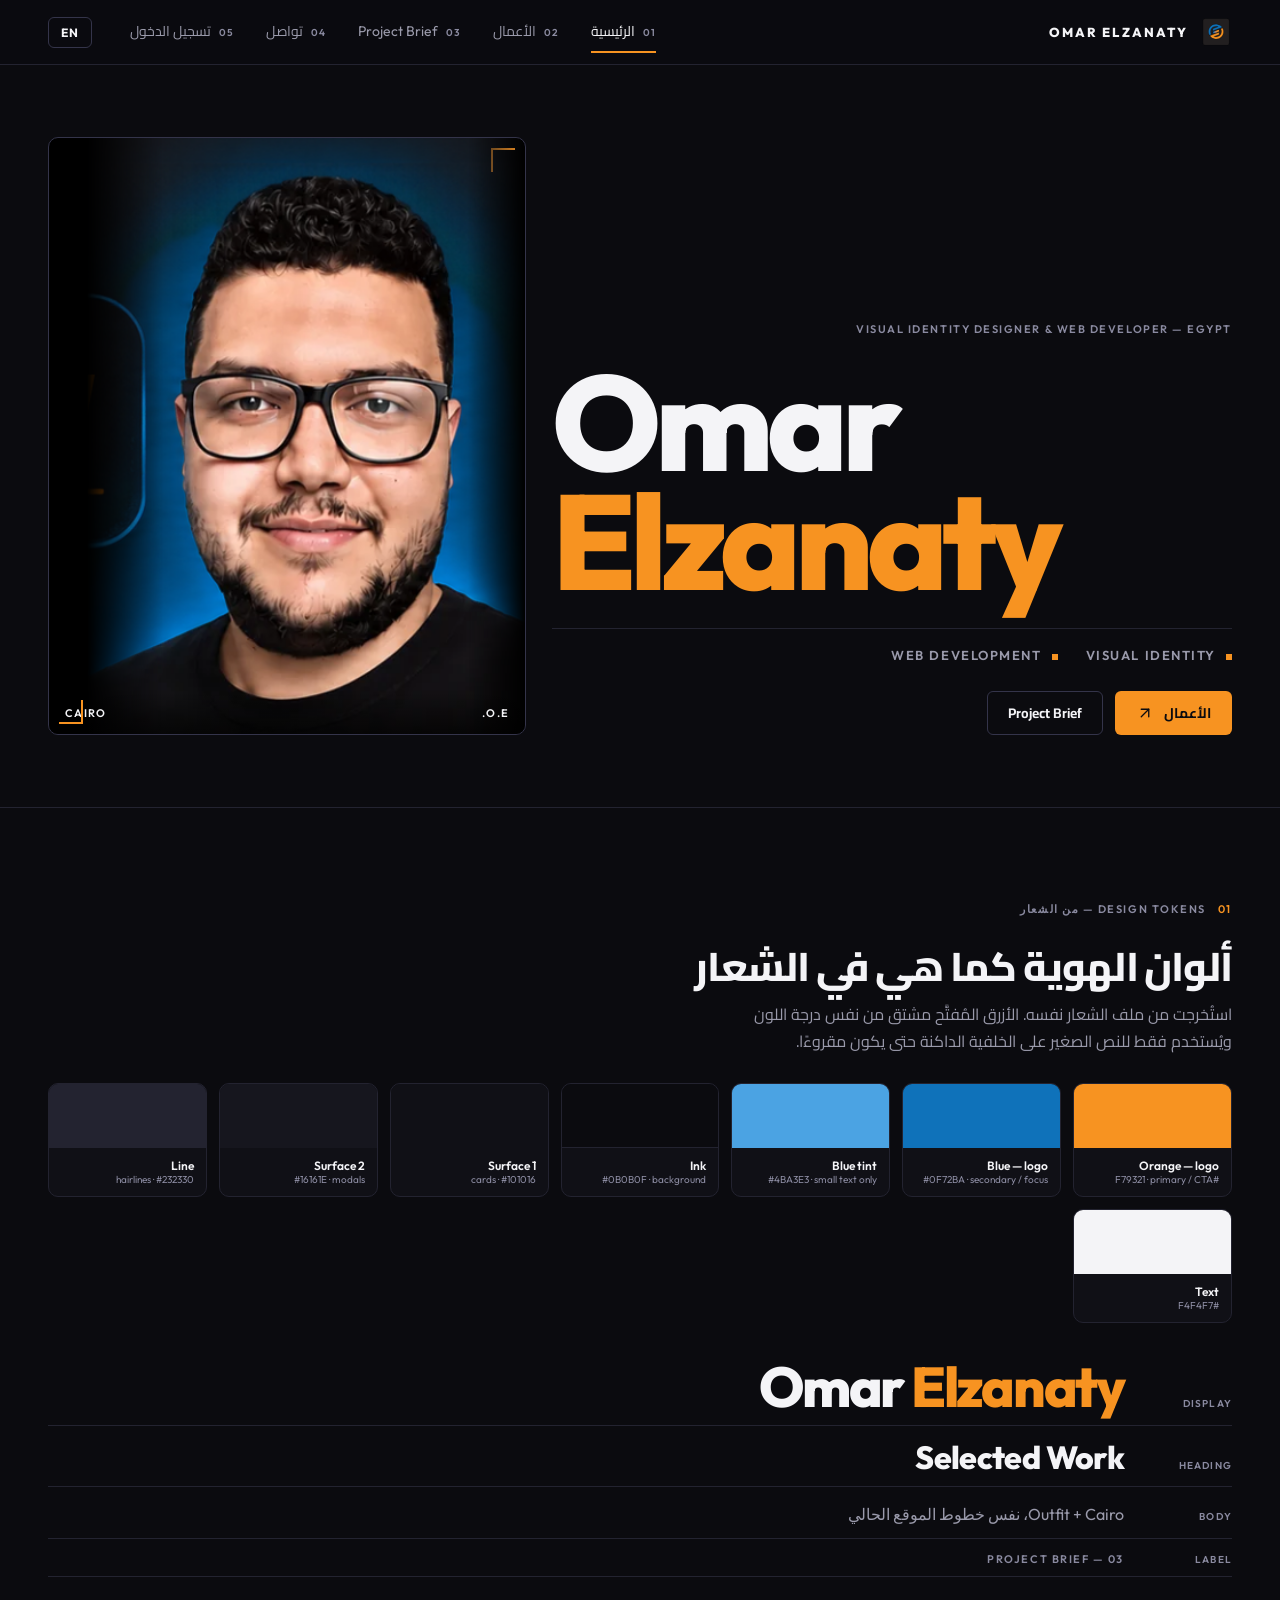
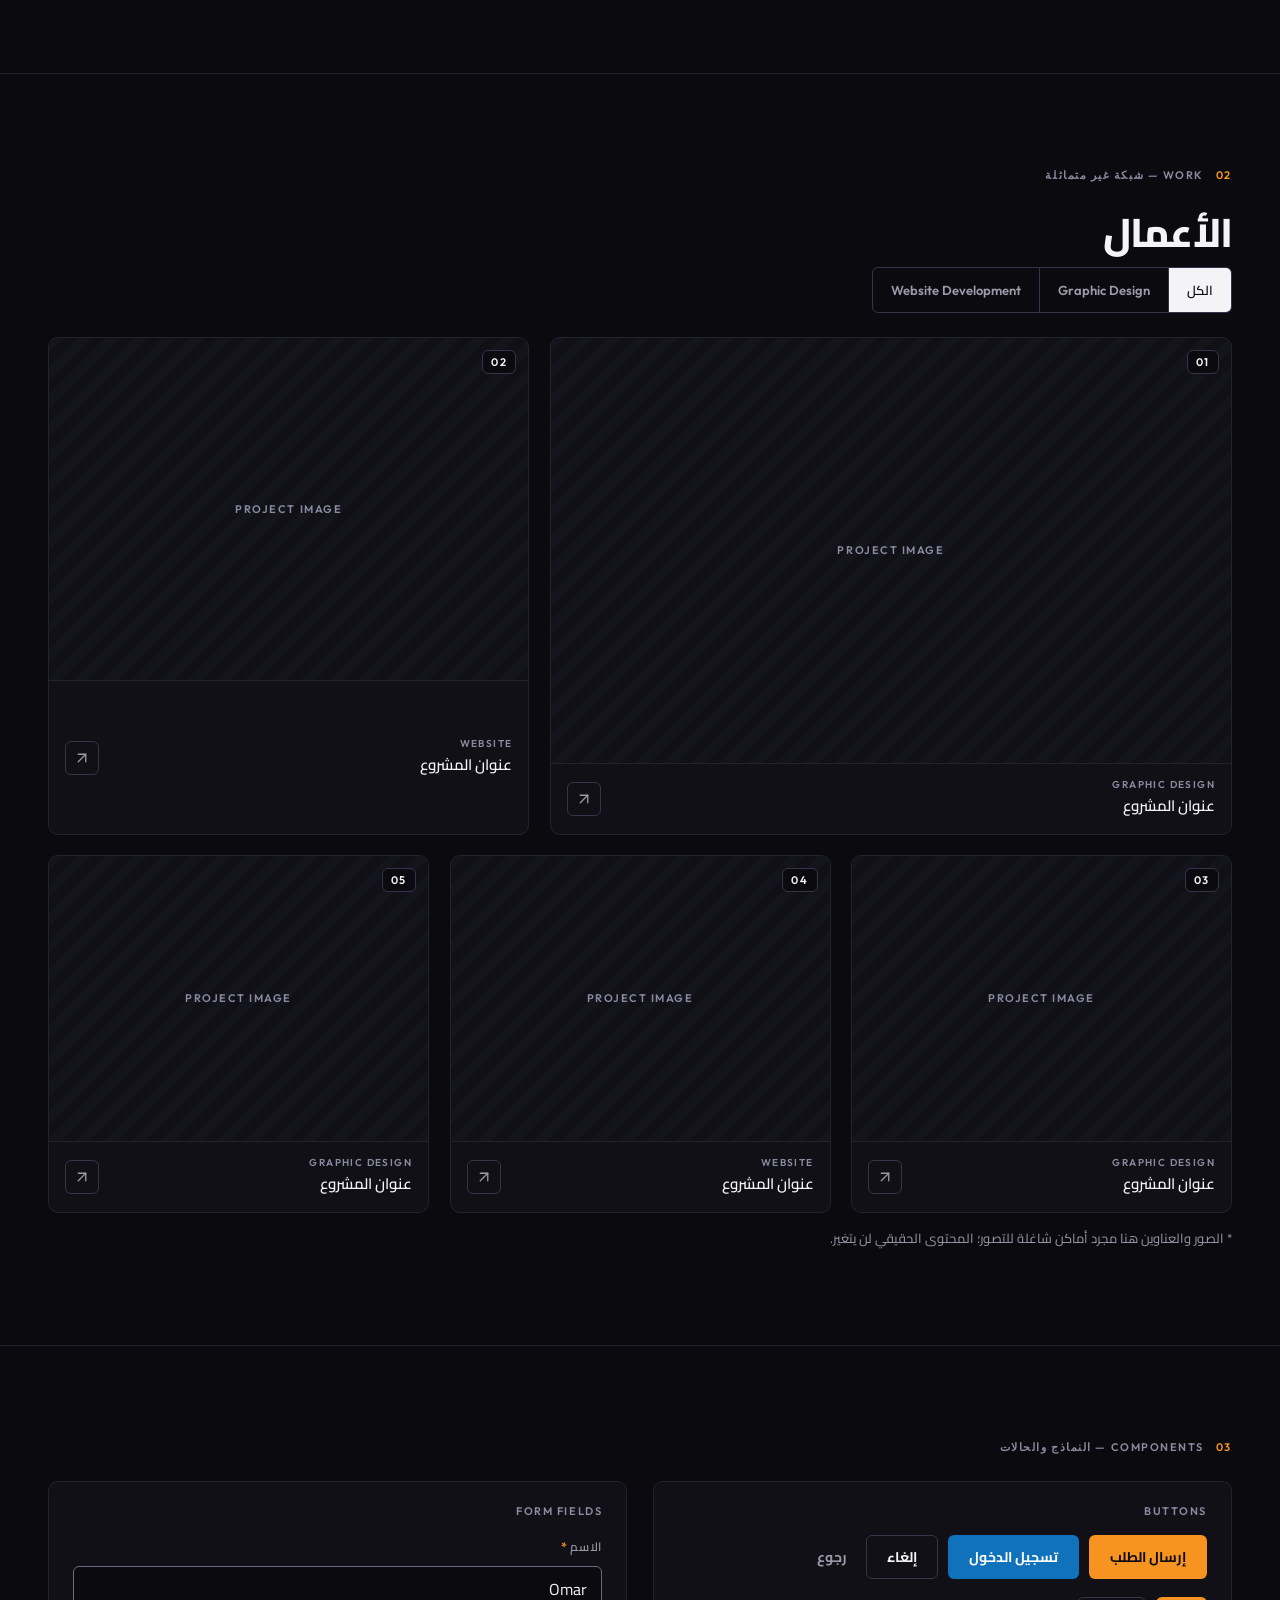
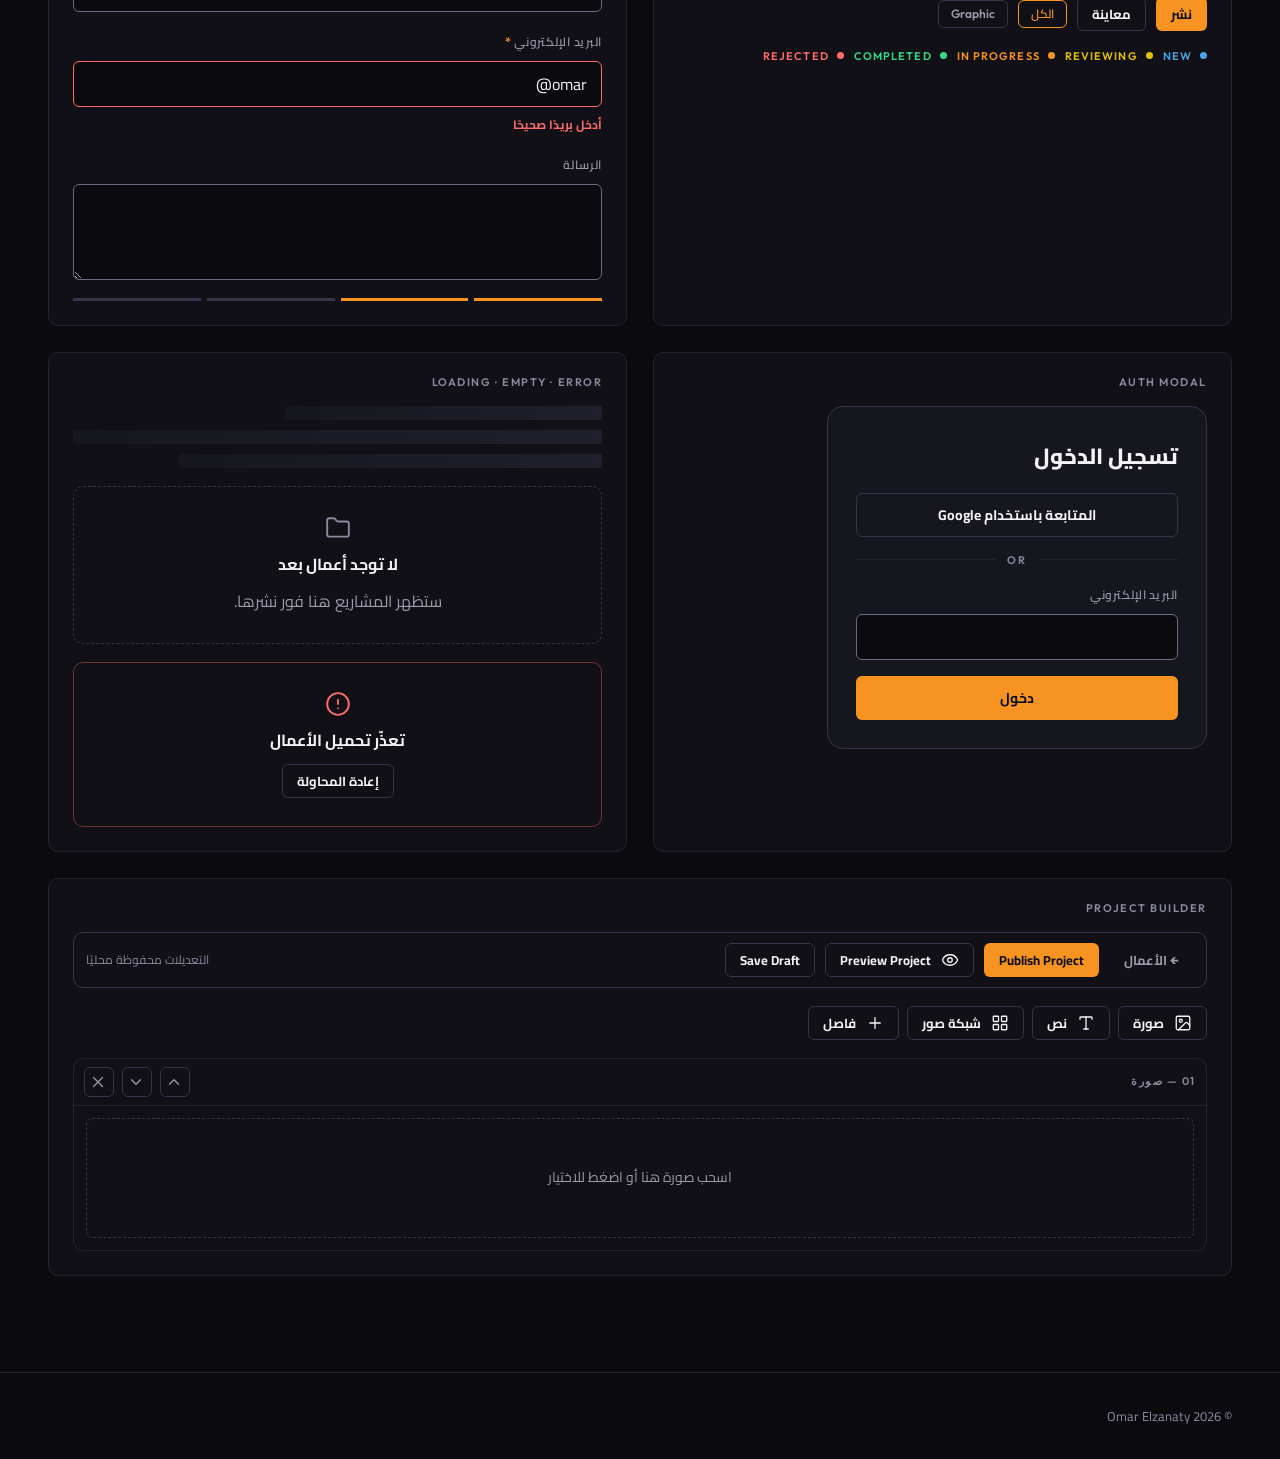
<file: design/concept.html>
<!doctype html>
<html lang="ar" dir="rtl">
<head>
<meta charset="utf-8"><meta name="viewport" content="width=device-width, initial-scale=1">
<title>O.E — Design System Concept</title>
<link href="https://fonts.googleapis.com/css2?family=Cairo:wght@400;600;800&family=Outfit:wght@300;400;600;800&display=swap" rel="stylesheet">
<style>
/* ===== Tokens — extracted from assets/logo.svg (orange #F79321, blue #0F72BA) ===== */
:root{
  --bg:#0B0B0F; --s1:#101016; --s2:#16161E; --line:#232330; --line2:#34344A;
  --tx:#F4F4F7; --mu:#9A9AAB; --mu2:#8A8AA0;
  --or:#F79321; --or-d:#C9740F;            /* logo orange */
  --bl:#0F72BA; --bl-t:#4BA3E3;            /* logo blue; -t = lighter tint of the SAME hue, for small text on dark */
  --ok:#38D98A; --warn:#E6C200; --bad:#FF6B6B;
  --r-s:6px; --r-m:10px; --r-l:16px;       /* tighter, editorial radii (was 18/99px everywhere) */
  --sp:8px; --ease:cubic-bezier(.2,.7,.2,1);
}
*{box-sizing:border-box;margin:0}
body{background:var(--bg);color:var(--tx);font-family:Cairo,Outfit,sans-serif;line-height:1.7;-webkit-font-smoothing:antialiased}
.en{font-family:Outfit,Cairo,sans-serif}
a{color:inherit;text-decoration:none}
svg.i{width:18px;height:18px;fill:none;stroke:currentColor;stroke-width:1.75;stroke-linecap:round;stroke-linejoin:round;flex:none}
.lbl{font:600 11px/1 Outfit,sans-serif;letter-spacing:.14em;text-transform:uppercase;color:var(--mu2)}
.wrap{max-width:1280px;margin:auto;padding:0 clamp(16px,4vw,48px)}
.sec{padding:clamp(48px,8vw,96px) 0;border-top:1px solid var(--line)}
.sec>.wrap>.lbl{display:flex;gap:12px;align-items:center;margin-bottom:28px}.sec>.wrap>.lbl b{color:var(--or);font-weight:600}
h2.t{font:800 clamp(26px,3.4vw,40px)/1.15 Outfit,Cairo,sans-serif;letter-spacing:-.02em;margin-bottom:12px}
p.mu{color:var(--mu);max-width:60ch}

/* ===== Nav ===== */
.nav{position:sticky;top:0;z-index:5;background:#0B0B0Fee;border-bottom:1px solid var(--line)}
.nav .wrap{display:flex;align-items:center;gap:24px;height:64px}
.brand{display:flex;align-items:center;gap:12px}.brand img{width:32px;height:32px}
.brand span{font:800 13px Outfit;letter-spacing:.16em}
.menu{margin-inline-start:auto;display:flex;gap:4px}
.menu a{position:relative;padding:8px 14px;font-size:14px;color:var(--mu);display:flex;gap:8px;align-items:baseline;transition:color .2s}
.menu a small{font:600 10px Outfit;color:var(--mu2);letter-spacing:.1em}
.menu a:hover{color:var(--tx)}
.menu a.on{color:var(--tx)}.menu a.on::after{content:"";position:absolute;inset-inline:14px;bottom:-1px;height:2px;background:var(--or)}
.lang{font:700 12px Outfit;letter-spacing:.1em;color:var(--tx);border:1px solid var(--line2);border-radius:var(--r-s);padding:7px 12px;background:none;cursor:pointer;transition:.2s}
.lang:hover{border-color:var(--or);color:var(--or)}
.burger{display:none}
@media(max-width:760px){.menu{display:none}.menu.open{display:grid;position:absolute;inset-inline:0;top:64px;margin:0;background:var(--bg);border-bottom:1px solid var(--line2);padding:8px clamp(16px,4vw,48px) 16px;gap:0}.menu.open a{padding:14px 0;border-bottom:1px solid var(--line);font-size:16px;color:var(--tx)}.menu.open a.on::after{inset-inline:0;bottom:-1px}.menu.open a small{width:22px}.burger{display:flex;margin-inline-start:auto;border:1px solid var(--line2);border-radius:var(--r-s);background:none;color:var(--tx);width:38px;height:34px;align-items:center;justify-content:center}.nav .wrap{gap:12px}.lang{margin-inline-start:0}.brand span{display:none}}

/* ===== Hero: asymmetric 12-col ===== */
.hero{display:grid;grid-template-columns:repeat(12,1fr);gap:clamp(16px,2vw,32px);padding:clamp(32px,6vw,72px) 0;align-items:end}
.hero .txt{grid-column:1/8;display:grid;gap:28px}
.hero h1{font:800 clamp(52px,10.5vw,148px)/.88 Outfit,sans-serif;letter-spacing:-.045em;direction:ltr;text-align:start}
.hero h1 em{font-style:normal;color:var(--or);display:block}
.hero .role{display:flex;flex-wrap:wrap;gap:10px 28px;align-items:center;border-top:1px solid var(--line);padding-top:18px}
.hero .role span{font:600 13px Outfit;letter-spacing:.12em;text-transform:uppercase;color:var(--mu)}
.hero .role span::before{content:"";display:inline-block;width:6px;height:6px;background:var(--or);margin-inline-end:10px;vertical-align:middle}
.hero .ph{grid-column:8/13;position:relative;aspect-ratio:4/5;border:1px solid var(--line2);border-radius:var(--r-m);overflow:hidden;background:#000}
.hero .pimg{position:absolute;inset:0;background:url(../assets/banner.png) no-repeat;background-size:500% auto;background-position:45.5% 31.6%;-webkit-mask-image:linear-gradient(90deg,transparent 8%,#000 24%,#000 88%,transparent);mask-image:linear-gradient(90deg,transparent 8%,#000 24%,#000 88%,transparent)}
.hero .ph::before,.hero .ph::after{content:"";position:absolute;width:22px;height:22px;border:2px solid var(--or)}
.hero .ph::before{inset-block-start:10px;inset-inline-start:10px;border-width:2px 0 0 2px}
.hero .ph::after{inset-block-end:10px;inset-inline-end:10px;border-width:0 2px 2px 0}
.hero .cap{position:absolute;inset-inline:0;bottom:0;padding:14px 16px;display:flex;justify-content:space-between;font:600 11px Outfit;letter-spacing:.12em;text-transform:uppercase;color:var(--tx);background:linear-gradient(transparent,#000a)}
.cta{display:flex;gap:12px;flex-wrap:wrap}
@media(max-width:860px){.hero{grid-template-columns:1fr}.hero .txt,.hero .ph{grid-column:1}.hero .ph{aspect-ratio:4/5;order:-1;max-width:420px}}

/* ===== Buttons ===== */
.btn{display:inline-flex;align-items:center;gap:10px;height:44px;padding:0 20px;border-radius:var(--r-s);font:700 14px Cairo,Outfit;border:1px solid transparent;cursor:pointer;transition:transform .2s var(--ease),background .2s,border-color .2s,color .2s;white-space:nowrap}
.btn svg{transition:transform .25s var(--ease)}
.btn:hover svg{transform:translate(-2px,-2px)}[dir=rtl] .btn:hover svg.ar{transform:translate(2px,-2px)}
.btn.p{background:var(--or);color:#0B0B0F}.btn.p:hover{background:#FFA13B}
.btn.b{background:var(--bl);color:#fff}.btn.b:hover{background:#0C62A0}
.btn.g{background:none;border-color:var(--line2);color:var(--tx)}.btn.g:hover{border-color:var(--tx)}
.btn.t{background:none;color:var(--mu);padding:0 8px}.btn.t:hover{color:var(--tx)}
.btn.sm{height:34px;padding:0 14px;font-size:13px}
.btn:active{transform:translateY(1px)}
.btn:focus-visible,input:focus-visible,select:focus-visible,textarea:focus-visible,a:focus-visible{outline:2px solid var(--bl-t);outline-offset:2px}

/* ===== Work grid: asymmetric ===== */
.wk{display:grid;grid-template-columns:repeat(12,1fr);gap:clamp(12px,1.6vw,24px)}
.pc{position:relative;display:block;grid-column:span 4;border:1px solid var(--line);border-radius:var(--r-m);overflow:hidden;background:var(--s1);transition:border-color .25s}
.pc:nth-child(1){grid-column:span 7}.pc:nth-child(2){grid-column:span 5}.pc:nth-child(3),.pc:nth-child(4),.pc:nth-child(5){grid-column:span 4}
.pc .im{aspect-ratio:4/3;background:repeating-linear-gradient(135deg,#14141c 0 10px,#101016 10px 20px);display:grid;place-items:center;color:var(--mu2);font:600 11px Outfit;letter-spacing:.14em;transition:transform .6s var(--ease)}
.pc:nth-child(1) .im{aspect-ratio:16/10}.pc:nth-child(2) .im{aspect-ratio:auto;height:100%;min-height:260px}
.pc .im-w{overflow:hidden}.pc:nth-child(2){display:grid}
.pc .meta{display:flex;align-items:center;justify-content:space-between;gap:12px;padding:14px 16px;border-top:1px solid var(--line)}
.pc .meta b{font:600 15px Cairo,Outfit}.pc .meta small{display:block;color:var(--mu2);font:600 10px Outfit;letter-spacing:.14em;text-transform:uppercase}
.pc .go{width:34px;height:34px;border:1px solid var(--line2);border-radius:var(--r-s);display:grid;place-items:center;color:var(--mu);transition:.25s var(--ease)}
.pc:hover{border-color:var(--or)}.pc:hover .im{transform:scale(1.03)}.pc:hover .go{background:var(--or);border-color:var(--or);color:#0B0B0F}
.pc .no{position:absolute;inset-block-start:12px;inset-inline-start:12px;font:600 11px Outfit;letter-spacing:.14em;background:var(--bg);border:1px solid var(--line2);border-radius:var(--r-s);padding:4px 8px;z-index:1}
.flt{display:flex;gap:0;border:1px solid var(--line2);border-radius:var(--r-s);width:max-content;max-width:100%;overflow-x:auto;margin-bottom:24px}
.flt button{background:none;border:0;color:var(--mu);font:600 13px Outfit,Cairo;padding:10px 18px;cursor:pointer;white-space:nowrap;transition:.2s}
.flt button+button{border-inline-start:1px solid var(--line2)}.flt button.on{background:var(--tx);color:var(--bg)}.flt button:hover:not(.on){color:var(--tx)}
@media(max-width:860px){.pc,.pc:nth-child(n){grid-column:span 12}.pc:nth-child(2) .im{aspect-ratio:4/3;height:auto;min-height:0}}

/* ===== Components ===== */
.cmp{display:grid;grid-template-columns:repeat(12,1fr);gap:clamp(16px,2vw,32px)}
.cell{grid-column:span 6;border:1px solid var(--line);border-radius:var(--r-m);background:var(--s1);padding:24px;display:grid;gap:18px;align-content:start}
.cell.w{grid-column:span 12}
@media(max-width:860px){.cell{grid-column:span 12}}
.row{display:flex;gap:10px;flex-wrap:wrap;align-items:center}
.fld{display:grid;gap:8px}.fld>span{font:600 12px Outfit,Cairo;letter-spacing:.06em;color:var(--mu)}.fld>span i{color:var(--or);font-style:normal}
.in{width:100%;height:46px;background:var(--bg);color:var(--tx);border:1px solid #6A6A82;border-radius:var(--r-s);padding:0 14px;font:inherit;transition:border-color .2s,box-shadow .2s}
.in:hover{border-color:var(--mu)}.in:focus{outline:0;border-color:var(--bl-t);box-shadow:0 0 0 3px #0F72BA44}
.in.bad{border-color:var(--bad)}.hint{font-size:12px;color:var(--bad)}
textarea.in{height:96px;padding:12px 14px;resize:vertical}
.chip{display:inline-flex;align-items:center;gap:6px;height:28px;padding:0 12px;border:1px solid var(--line2);border-radius:var(--r-s);font:600 12px Outfit,Cairo;color:var(--mu)}
.chip.on{border-color:var(--or);color:var(--or)}
.bd{display:inline-flex;align-items:center;gap:8px;font:600 11px Outfit;letter-spacing:.1em;text-transform:uppercase}
.bd::before{content:"";width:7px;height:7px;border-radius:50%;background:currentColor}
.bd.n{color:var(--bl-t)}.bd.r{color:var(--warn)}.bd.p{color:var(--or)}.bd.d{color:var(--ok)}.bd.x{color:var(--bad)}
.steps{display:grid;grid-template-columns:repeat(4,1fr);gap:6px}.steps i{height:3px;background:var(--line2)}.steps i.on{background:var(--or)}
.sk{height:14px;border-radius:3px;background:linear-gradient(90deg,var(--s2) 0,#20202c 50%,var(--s2) 100%);background-size:200% 100%;animation:sk 1.4s linear infinite}@keyframes sk{to{background-position:-200% 0}}
.st{border:1px dashed var(--line2);border-radius:var(--r-m);padding:28px;text-align:center;display:grid;gap:10px;justify-items:center;color:var(--mu)}
.st svg{width:26px;height:26px;color:var(--mu2)}.st.e{border-color:#FF6B6B66;border-style:solid}.st.e svg{color:var(--bad)}
.md{border:1px solid var(--line2);border-radius:var(--r-l);background:var(--s2);padding:28px;display:grid;gap:16px;max-width:380px}
.md h3{font:800 22px Cairo,Outfit}
.sep{display:flex;align-items:center;gap:12px;color:var(--mu2);font:600 11px Outfit;letter-spacing:.14em}.sep::before,.sep::after{content:"";flex:1;height:1px;background:var(--line)}

/* Builder */
.bd-bar{display:flex;gap:10px;align-items:center;flex-wrap:wrap;border:1px solid var(--line2);border-radius:var(--r-m);background:var(--s1);padding:10px 12px}
.bd-bar .sp{margin-inline-start:auto;color:var(--mu2);font-size:12px}
.bk{border:1px solid var(--line);border-radius:var(--r-m);background:var(--s1)}
.bk-h{display:flex;gap:8px;align-items:center;padding:8px 10px;border-bottom:1px solid var(--line)}
.bk-h .lbl{margin-inline-end:auto}
.ib{width:30px;height:30px;display:grid;place-items:center;border:1px solid var(--line2);border-radius:var(--r-s);background:none;color:var(--mu);cursor:pointer;transition:.2s}
.ib:hover{color:var(--tx);border-color:var(--tx)}.ib.d:hover{color:var(--bad);border-color:var(--bad)}
.drop{margin:12px;border:1px dashed var(--line2);border-radius:var(--r-s);height:120px;display:grid;place-items:center;color:var(--mu);font-size:14px;transition:.2s}
.drop:hover{border-color:var(--or);color:var(--or)}
.add{display:flex;gap:8px;flex-wrap:wrap}
.tok{display:grid;grid-template-columns:repeat(auto-fill,minmax(150px,1fr));gap:12px}
.sw{border:1px solid var(--line);border-radius:var(--r-m);overflow:hidden;background:var(--s1)}.sw i{display:block;height:64px}.sw div{padding:10px 12px;font:600 12px Outfit}.sw small{display:block;color:var(--mu2);font-weight:400}
.ty{display:grid;gap:14px}.ty div{display:flex;gap:16px;align-items:baseline;border-bottom:1px solid var(--line);padding-bottom:10px}.ty small{flex:none;width:92px;color:var(--mu2);font:600 10px Outfit;letter-spacing:.12em;text-transform:uppercase}
.foot{padding:32px 0;border-top:1px solid var(--line);color:var(--mu2);font-size:13px}
@media(prefers-reduced-motion:reduce){*{animation:none!important;transition:none!important}}
</style></head><body>
<svg width="0" height="0" style="position:absolute"><defs>
<symbol id="up" viewBox="0 0 24 24"><path d="M7 7h10v10"/><path d="M7 17 17 7"/></symbol>
<symbol id="plus" viewBox="0 0 24 24"><path d="M5 12h14"/><path d="M12 5v14"/></symbol>
<symbol id="x" viewBox="0 0 24 24"><path d="M18 6 6 18"/><path d="m6 6 12 12"/></symbol>
<symbol id="img" viewBox="0 0 24 24"><rect width="18" height="18" x="3" y="3" rx="2"/><circle cx="9" cy="9" r="2"/><path d="m21 15-3.086-3.086a2 2 0 0 0-2.828 0L6 21"/></symbol>
<symbol id="type" viewBox="0 0 24 24"><path d="M12 4v16"/><path d="M4 7V5a1 1 0 0 1 1-1h14a1 1 0 0 1 1 1v2"/><path d="M9 20h6"/></symbol>
<symbol id="grid" viewBox="0 0 24 24"><rect width="7" height="7" x="3" y="3" rx="1"/><rect width="7" height="7" x="14" y="3" rx="1"/><rect width="7" height="7" x="14" y="14" rx="1"/><rect width="7" height="7" x="3" y="14" rx="1"/></symbol>
<symbol id="eye" viewBox="0 0 24 24"><path d="M2.062 12.348a1 1 0 0 1 0-.696 10.75 10.75 0 0 1 19.876 0 1 1 0 0 1 0 .696 10.75 10.75 0 0 1-19.876 0"/><circle cx="12" cy="12" r="3"/></symbol>
<symbol id="menu" viewBox="0 0 24 24"><path d="M4 6h16"/><path d="M4 12h16"/><path d="M4 18h16"/></symbol>
<symbol id="dn" viewBox="0 0 24 24"><path d="m6 9 6 6 6-6"/></symbol>
<symbol id="up2" viewBox="0 0 24 24"><path d="m18 15-6-6-6 6"/></symbol>
<symbol id="al" viewBox="0 0 24 24"><circle cx="12" cy="12" r="10"/><path d="M12 8v4"/><path d="M12 16h.01"/></symbol>
<symbol id="fo" viewBox="0 0 24 24"><path d="M20 20a2 2 0 0 0 2-2V8a2 2 0 0 0-2-2h-7.9a2 2 0 0 1-1.69-.9L9.6 3.9A2 2 0 0 0 7.93 3H4a2 2 0 0 0-2 2v13a2 2 0 0 0 2 2Z"/></symbol>
</defs></svg>

<header class="nav"><div class="wrap">
  <a class="brand" href="#"><img src="../assets/logo.svg" alt="O.E."><span>OMAR ELZANATY</span></a>
  <nav class="menu en"><a class="on" href="#"><small>01</small><span data-en="Home">الرئيسية</span></a><a href="#"><small>02</small><span data-en="Work">الأعمال</span></a><a href="#"><small>03</small>Project Brief</a><a href="#"><small>04</small><span data-en="Contact">تواصل</span></a><a href="#"><small>05</small><span data-en="Sign in">تسجيل الدخول</span></a></nav>
  <button class="lang" id="lg">EN</button>
  <button class="burger" aria-label="Menu"><svg class="i"><use href="#menu"/></svg></button>
</div></header>

<main>
<section class="wrap"><div class="hero">
  <div class="txt">
    <span class="lbl">Visual Identity Designer &amp; Web Developer — Egypt</span>
    <h1>Omar<em>Elzanaty</em></h1>
    <div class="role"><span>Visual Identity</span><span>Web Development</span></div>
    <div class="cta"><a class="btn p" href="#"><span data-en="Work">الأعمال</span> <svg class="i ar"><use href="#up"/></svg></a><a class="btn g" href="#">Project Brief</a></div>
  </div>
  <div class="ph" role="img" aria-label="Omar Elzanaty"><div class="pimg"></div><div class="cap"><span>O.E.</span><span>Cairo</span></div></div>
</div></section>

<section class="sec"><div class="wrap">
  <div class="lbl"><b>01</b> Design Tokens — من الشعار</div>
  <h2 class="t">ألوان الهوية كما هي في الشعار</h2>
  <p class="mu" style="margin-bottom:28px">استُخرجت من ملف الشعار نفسه. الأزرق المُفتَّح مشتق من نفس درجة اللون ويُستخدم فقط للنص الصغير على الخلفية الداكنة حتى يكون مقروءًا.</p>
  <div class="tok en">
    <div class="sw"><i style="background:#F79321"></i><div>Orange — logo<small>#F79321 · primary / CTA</small></div></div>
    <div class="sw"><i style="background:#0F72BA"></i><div>Blue — logo<small>#0F72BA · secondary / focus</small></div></div>
    <div class="sw"><i style="background:#4BA3E3"></i><div>Blue tint<small>#4BA3E3 · small text only</small></div></div>
    <div class="sw"><i style="background:#0B0B0F;border-bottom:1px solid #232330"></i><div>Ink<small>#0B0B0F · background</small></div></div>
    <div class="sw"><i style="background:#101016"></i><div>Surface 1<small>#101016 · cards</small></div></div>
    <div class="sw"><i style="background:#16161E"></i><div>Surface 2<small>#16161E · modals</small></div></div>
    <div class="sw"><i style="background:#232330"></i><div>Line<small>#232330 · hairlines</small></div></div>
    <div class="sw"><i style="background:#F4F4F7"></i><div>Text<small>#F4F4F7</small></div></div>
  </div>
  <div class="ty en" style="margin-top:36px">
    <div><small>Display</small><span style="font:800 56px/1 Outfit;letter-spacing:-.04em">Omar <span style="color:var(--or)">Elzanaty</span></span></div>
    <div><small>Heading</small><span style="font:800 32px/1.1 Outfit;letter-spacing:-.02em">Selected Work</span></div>
    <div><small>Body</small><span style="font:400 16px/1.7 Outfit;color:var(--mu)">Outfit + Cairo، نفس خطوط الموقع الحالي</span></div>
    <div><small>Label</small><span class="lbl">Project Brief — 03</span></div>
  </div>
</div></section>

<section class="sec"><div class="wrap">
  <div class="lbl"><b>02</b> Work — شبكة غير متماثلة</div>
  <h2 class="t">الأعمال</h2>
  <div class="flt en"><button class="on">الكل</button><button>Graphic Design</button><button>Website Development</button></div>
  <div class="wk">
    <a class="pc" href="#"><span class="no">01</span><div class="im-w" style="overflow:hidden"><div class="im en">PROJECT IMAGE</div></div><div class="meta"><div><small>Graphic Design</small><b>عنوان المشروع</b></div><span class="go"><svg class="i"><use href="#up"/></svg></span></div></a>
    <a class="pc" href="#"><span class="no">02</span><div class="im-w" style="overflow:hidden"><div class="im en">PROJECT IMAGE</div></div><div class="meta"><div><small>Website</small><b>عنوان المشروع</b></div><span class="go"><svg class="i"><use href="#up"/></svg></span></div></a>
    <a class="pc" href="#"><span class="no">03</span><div class="im-w" style="overflow:hidden"><div class="im en">PROJECT IMAGE</div></div><div class="meta"><div><small>Graphic Design</small><b>عنوان المشروع</b></div><span class="go"><svg class="i"><use href="#up"/></svg></span></div></a>
    <a class="pc" href="#"><span class="no">04</span><div class="im-w" style="overflow:hidden"><div class="im en">PROJECT IMAGE</div></div><div class="meta"><div><small>Website</small><b>عنوان المشروع</b></div><span class="go"><svg class="i"><use href="#up"/></svg></span></div></a>
    <a class="pc" href="#"><span class="no">05</span><div class="im-w" style="overflow:hidden"><div class="im en">PROJECT IMAGE</div></div><div class="meta"><div><small>Graphic Design</small><b>عنوان المشروع</b></div><span class="go"><svg class="i"><use href="#up"/></svg></span></div></a>
  </div>
  <p class="mu" style="margin-top:14px;font-size:13px">* الصور والعناوين هنا مجرد أماكن شاغلة للتصور؛ المحتوى الحقيقي لن يتغير.</p>
</div></section>

<section class="sec"><div class="wrap">
  <div class="lbl"><b>03</b> Components — النماذج والحالات</div>
  <div class="cmp">
    <div class="cell"><span class="lbl">Buttons</span>
      <div class="row"><button class="btn p">إرسال الطلب</button><button class="btn b">تسجيل الدخول</button><button class="btn g">إلغاء</button><button class="btn t">رجوع</button></div>
      <div class="row"><button class="btn p sm">نشر</button><button class="btn g sm">معاينة</button><span class="chip on">الكل</span><span class="chip">Graphic</span></div>
      <div class="row en"><span class="bd n">New</span><span class="bd r">Reviewing</span><span class="bd p">In progress</span><span class="bd d">Completed</span><span class="bd x">Rejected</span></div>
    </div>
    <div class="cell"><span class="lbl">Form fields</span>
      <label class="fld"><span>الاسم <i>*</i></span><input class="in" value="Omar"></label>
      <label class="fld"><span>البريد الإلكتروني <i>*</i></span><input class="in bad" value="omar@"><b class="hint">أدخل بريدًا صحيحًا</b></label>
      <label class="fld"><span>الرسالة</span><textarea class="in"></textarea></label>
      <div class="steps"><i class="on"></i><i class="on"></i><i></i><i></i></div>
    </div>
    <div class="cell"><span class="lbl">Auth modal</span>
      <div class="md"><h3>تسجيل الدخول</h3>
        <button class="btn g" style="justify-content:center">المتابعة باستخدام Google</button><div class="sep">OR</div>
        <label class="fld"><span>البريد الإلكتروني</span><input class="in"></label>
        <button class="btn p" style="justify-content:center">دخول</button></div>
    </div>
    <div class="cell"><span class="lbl">Loading · Empty · Error</span>
      <div style="display:grid;gap:10px"><div class="sk" style="width:60%"></div><div class="sk"></div><div class="sk" style="width:80%"></div></div>
      <div class="st"><svg class="i"><use href="#fo"/></svg><b style="color:var(--tx)">لا توجد أعمال بعد</b><span>ستظهر المشاريع هنا فور نشرها.</span></div>
      <div class="st e"><svg class="i"><use href="#al"/></svg><b style="color:var(--tx)">تعذّر تحميل الأعمال</b><button class="btn g sm">إعادة المحاولة</button></div>
    </div>
    <div class="cell w"><span class="lbl">Project Builder</span>
      <div class="bd-bar"><button class="btn t sm">← الأعمال</button><button class="btn p sm">Publish Project</button><button class="btn g sm"><svg class="i"><use href="#eye"/></svg>Preview Project</button><button class="btn g sm">Save Draft</button><span class="sp">التعديلات محفوظة محليًا</span></div>
      <div class="add en"><button class="btn g sm"><svg class="i"><use href="#img"/></svg>صورة</button><button class="btn g sm"><svg class="i"><use href="#type"/></svg>نص</button><button class="btn g sm"><svg class="i"><use href="#grid"/></svg>شبكة صور</button><button class="btn g sm"><svg class="i"><use href="#plus"/></svg>فاصل</button></div>
      <div class="bk"><div class="bk-h"><span class="lbl">01 — صورة</span><button class="ib"><svg class="i"><use href="#up2"/></svg></button><button class="ib"><svg class="i"><use href="#dn"/></svg></button><button class="ib d"><svg class="i"><use href="#x"/></svg></button></div><div class="drop">اسحب صورة هنا أو اضغط للاختيار</div></div>
    </div>
  </div>
</div></section>
</main>
<footer class="foot"><div class="wrap">© 2026 Omar Elzanaty</div></footer>
<script>
const bg=document.querySelector('.burger'),mn=document.querySelector('.menu');bg.onclick=()=>{const o=mn.classList.toggle('open');bg.setAttribute('aria-expanded',o)};
const T=[...document.querySelectorAll('[data-en]')];T.forEach(e=>e.dataset.ar=e.textContent);
document.getElementById('lg').onclick=function(){const en=document.documentElement.dir==='rtl';document.documentElement.dir=en?'ltr':'rtl';document.documentElement.lang=en?'en':'ar';this.textContent=en?'ع':'EN';T.forEach(e=>e.textContent=en?e.dataset.en:e.dataset.ar)};
if(location.hash==='#en')document.getElementById('lg').click();
</script></body></html>
</file>
